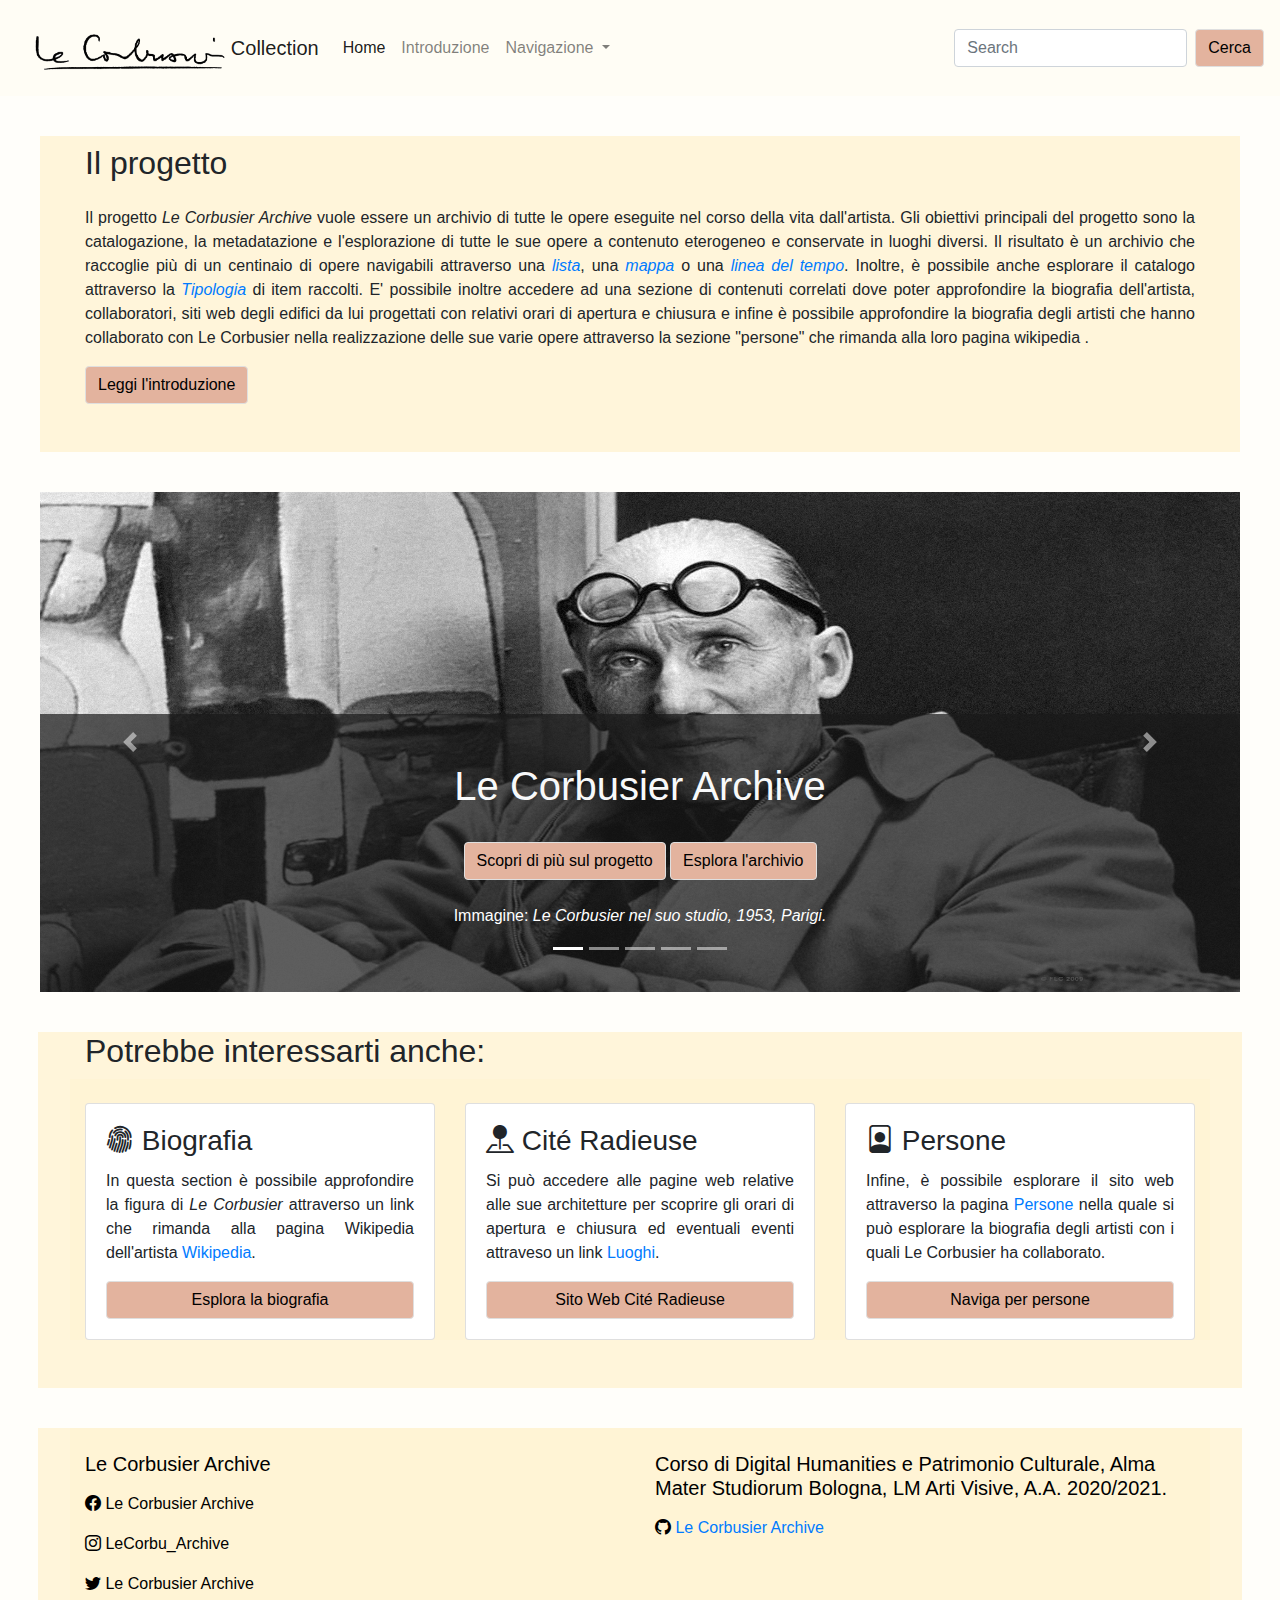
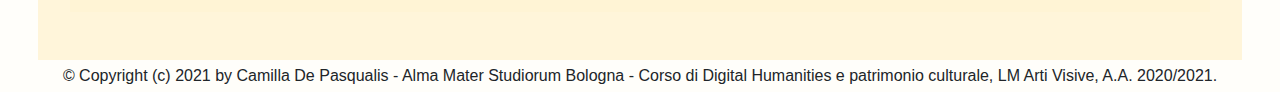
<file: index.html>
<!DOCTYPE html>
<html lang="it">
<head>
	<meta charset="utf-8">
    <!-- viewport -->
    <meta name="viewport" content="width=device-width, initial-scale=1, shrink-to-fit=no">
    <!-- metadati DC -->
    <meta name="DC.Title" content="Le Corbusier Archive">
    <meta name="DC.Creator" content="Camilla De Pasqualis">
    <meta name="DC.Subject" content="Le Corbusier">
    <meta name="DC.Description" content="Raccolta di tutte le opere dell'artista dai libri scritti fino alle architetture realizzate nel corso della sua vita">
    <meta name="DC.Publisher" content="Alma Mater Studiorum di Bologna">
    <meta name="DC.Contributor" content="Francesca Tomasi, Martina dello Buono">
    <meta name="DC.Date" content="30-09-2021/29-10-2021/01-11-2021">
    <meta name="DC.Type" content="Sito web">
    <meta name="DC.Format" content="HTML/CSS/JS">
    <link rel="DC.Identifier" href="https://www.CamillaDePasqualis.github.io/esame-dh/#">
    <meta name="DC.Source" content="https://www.w3schools.com, https://getbootstrap.com">
    <meta name="DC.Language" content="it">
    <meta name="DC.Relation" content="9788874625567">
    <link rel="DC.Coverage" href="http://vocab.getty.edu/tgn/7003127">
    <meta name="DC.Rights" content="https://creativecommons.org/share-your-work/)">
	<title>Le Corbusier Archive</title>
	   <!--TODO favicon -->
    <link rel="shortcut icon" href="img/favicon/favicon.ico" />
    <!-- bootstrap css -->
    <link rel="stylesheet" type="text/css" href="bootstrap/css/bootstrap.min.css">
     <!-- bootstrap icons -->
    <link rel="stylesheet" href="https://cdn.jsdelivr.net/npm/bootstrap-icons@1.6.1/font/bootstrap-icons.css">
    <!-- css -->
    <link rel="stylesheet" type="text/css" href="index.css">  
</head>
<body class="body">
  <nav class="navbar navbar-expand-lg navbar-light navbar-bg">
      <img src="immagini\lecorbusier.gif" height="80" alt="">
      <a class="navbar-brand" href="https://CamillaDePasqualis.github.io/esame-dh/#" title="Torna a Home">Collection</a>
    <button class="navbar-toggler" type="button" data-toggle="collapse" data-target="#navbarSupportedContent" aria-controls="navbarSupportedContent" aria-expanded="false" aria-label="Toggle navigation">
      <span class="navbar-toggler-icon"></span>
    </button>

    <div class="collapse navbar-collapse" id="navbarSupportedContent">
      <ul class="navbar-nav mr-auto">
        <li class="nav-item active">
          <a class="nav-link" href="#">Home <span class="sr-only">(current)</span></a>
        </li>
        <li class="nav-item">
          <a class="nav-link" href="#">Introduzione</a>
        </li>
        <li class="nav-item dropdown">
          <a class="nav-link dropdown-toggle" href="#" id="navbarDropdown" role="button" data-toggle="dropdown" aria-haspopup="true" aria-expanded="false">
            Navigazione
          </a>
          <div class="dropdown-menu" aria-labelledby="navbarDropdown">
            <a class="dropdown-item" href="lista.html">Lista</a>
            <a class="dropdown-item" href="#">Mappa</a>
            <a class="dropdown-item" href="#">Tipologia</a>
            <a class="dropdown-item" href="#">Linea del tempo</a>
            <div class="dropdown-divider"></div>
            <a class="dropdown-item" href="#">Potrebbe interessarti</a>
          </div>
        </li>
      </ul>
        <form class="form-inline my-2 my-lg-0">
            <input class="form-control mr-sm-2" type="search" placeholder="Search" aria-label="Search">
            <button class="btn btn-primary btn-blue my-2 my-sm-0" type="submit">Cerca</button>
        </form>
    </div>
  </nav>
 <!-- main -->
    <main class="pt-2 main" id="scopri-di-piu">
        <!-- progetto -->
        <section class="container-fluid pb-5 pt-5">
            <div class="container">
                <h2>Il progetto</h2>
                <p class="text-justify mt-4">Il progetto <em>Le Corbusier Archive</em> vuole essere un archivio di tutte le opere eseguite nel corso della vita dall'artista.
                    Gli obiettivi principali del progetto sono la catalogazione, la metadatazione e l'esplorazione di tutte le sue opere a contenuto eterogeneo e conservate in luoghi diversi.
                    Il risultato è un archivio che raccoglie più di un centinaio di opere navigabili attraverso una <em><a href="lista.html" target="_blank" class="link"
                            title="Vai alla sezione Lista">lista</a></em>, una <em><a href="#" class="link"
                            title="Vai alla sezione Mappa">mappa</a></em> o una
                    <em><a href="#" class="link" title="Vai alla sezione Date">linea del tempo</a></em>. Inoltre, è
                    possibile anche
                    esplorare il catalogo attraverso la<em><a href="#" class="link"
                            title=""> Tipologia</a></em>
                            <a>di item raccolti. E' possibile inoltre accedere ad una sezione di contenuti correlati dove poter approfondire la biografia dell'artista, collaboratori, siti web degli edifici da lui progettati con relativi orari di apertura e chiusura e infine è possibile approfondire la biografia degli artisti che hanno collaborato con Le Corbusier nella realizzazione delle sue varie opere attraverso la sezione "persone" che rimanda alla loro pagina wikipedia .</a>
                </p>
                <button type="button" class="btn btn-blue">Leggi l'introduzione</button>
            </div>
        </section>
        </main>
  <!-- bootstrap carousel -->
        <div id="carouselExampleCaptions" class="carousel carousel-home slide" data-ride="carousel">
            <ol class="carousel-indicators p-3">
                <li data-target="#carouselExampleCaptions" data-slide-to="0" class="active"></li>
                <li data-target="#carouselExampleCaptions" data-slide-to="1"></li>
                <li data-target="#carouselExampleCaptions" data-slide-to="2"></li>
                <li data-target="#carouselExampleCaptions" data-slide-to="3"></li>
                <li data-target="#carouselExampleCaptions" data-slide-to="4"></li>
            </ol>
            <div class="carousel-inner">
                <div class="carousel-item active">
                    <img src="immagini/lecorbu.jpg" class="d-block w-100 carousel-image index-carousel-images"
                        alt="">
                    <div class="carousel-caption d-none d-md-block p-5">
                        <h1 class="text-light">Le Corbusier Archive</h1>
                        <a href="#scopri-di-piu" class="btn btn-blue mt-4" title="Scopri di più">Scopri di più sul progetto</a>
                        <a href="lista.html" class="btn btn-light mt-4" title="Esplora l'archivio">Esplora l'archivio</a>
                        <!-- aggiungi informazioni precise, magari in un tooltip -->
                        <!-- didascalia immagine -->
                        <p class="img-caption mt-4">Immagine: <em>Le Corbusier nel suo studio, 1953, Parigi.</em></p>
                    </div>
                </div>
                <div class="carousel-item">
                    <img src="immagini/notredame.jpg" class="d-block w-100 carousel-image index-carousel-images"
                        alt="">
                    <div class="carousel-caption d-none d-md-block p-5">
                        <h1>Lista</h1>
                        <p>Gli oggetti raccolti nell'archivio sono esplorabili nella modalità in lista.</p>
                        <button type="button" class="btn btn-blue">Esplora l'archivio attraverso la Lista</button>
                        <!-- didascalia immagine -->
                        <p class="img-caption mt-4">Immagine: <em>Charles-&eacute;douard Jeanneret-Gris, Schizzo dell'Acropoli, Carnet del Voyage d’Orient, Atene, 1911.</em></p>
                    </div>
                </div>
                <div class="carousel-item">
                    <img src="immagini/planvoisin.jpg" class="d-block w-100 carousel-image index-carousel-images" 
                        alt="">
                    <div class="carousel-caption d-none d-md-block p-5">
                        <h1>Mappa</h1>
                        <p>Esplora l'archivio attraverso la mappa.</p>
                        <button type="button" class="btn btn-blue">Esplora l'archivio per mappa</button>
                        <!-- didascalia immagine -->
                        <p class="img-caption mt-4">Immagine: <em>Modello del Plan Voisin mostrato al Padiglione dell'Esprit Nouveau,Le Corbusier, 1925, Parigi.</em></p>
                    </div>
                </div>
                <div class="carousel-item">
                    <img src="immagini/sedia.jpg" class="d-block w-100 carousel-image index-carousel-images"
                        alt="">
                    <div class="carousel-caption d-none d-md-block p-5">
                        <h1>Tipologia</h1>
                        <p>Esplora l'archivio a seconda della tipologia di item.</p>
                        <button type="button" class="btn btn-blue">Esplora l'archivio per tipologia</button>
                        <!-- didascalia immagine -->
                        <p class="img-caption mt-4">Immagine: <em>Charlotte Perriand sur la Chaise Longue Basculante, Le Corbusier-Jeanneret-Perriand, Parigi, 1928.</em></p>
                    </div>
                </div>
                <div class="carousel-item">
                    <img src="immagini\carpenter-centre.jpg" class="d-block w-100 carousel-image index-carousel-images"
                        alt="">
                    <div class="carousel-caption d-none d-md-block p-5">
                        <h1>Linea del tempo</h1>
                        <p>Esplora l'archivio attraverso una linea del tempo.</p>
                        <button type="button" class="btn btn-blue">Esplora l'archivio per linea del tempo</button>
                        <!-- didascalia immagine -->
                        <p class="img-caption mt-4">Immagine: <em>Le Corbusier, Carpenter Center for the Visual Arts, Cambridge-Massachusetts, 1963.</em></p>
                    </div>
                </div>
            </div>
            <a class="carousel-control-prev" href="#carouselExampleCaptions" role="button" data-slide="prev"
                title="Avanti">
                <span class="carousel-control-prev-icon" aria-hidden="true"></span>
                <span class="sr-only">Previous</span>
            </a>
            <a class="carousel-control-next" href="#carouselExampleCaptions" role="button" data-slide="next"
                title="Indietro">
                <span class="carousel-control-next-icon" aria-hidden="true"></span>
                <span class="sr-only">Next</span>
            </a>
        </div>
        <section class="container-fluid background-section pb-5 pt-5">
            <div class="container">
                <h2>Potrebbe interessarti anche:</h2>
                <div class="row">
                    <div class="col-md-4 mt-4">
                        <div class="card card-tool">
                            <div class="card-body text-justify">
                                <h3 class="card-title"><i class="bi bi-fingerprint"></i> Biografia</h3>
                                <p class="card-text">In questa section è possibile approfondire la figura di <em>Le Corbusier</em> attraverso un link che rimanda alla pagina Wikipedia dell'artista <a href="https://it.wikipedia.org/wiki/Le_Corbusier#Biografia" class="link" title="Collegamento esterno a Wikipedia">Wikipedia</a>.
                                </p>
                                    <!-- target="_blank apre il link in una nuova scheda-->
                                <a target="_blank" href="https://it.wikipedia.org/wiki/Le_Corbusier#Biografia" class="btn btn-card" title="Collegamento esterno a Wikipedia">Esplora la biografia</a>
                            </div>
                        </div>
                    </div>
                    <div class="col-md-4 mt-4">
                        <div class="card card-tool">
                            <div class="card-body text-justify">
                              <!-- &eacute serve per mettere la é in una codifica universale-->
                                <h3 class="card-title"><i class="bi bi-pin-map-fill"></i> Cit&eacute; Radieuse</h3>
                                <p class="card-text">Si può accedere alle pagine web relative alle sue architetture per scoprire gli orari di apertura e chiusura ed eventuali eventi attraveso un link <a href="https://citeradieuse-marseille.com/" target="_blank" class="link" title="Collegamento esterno al sito web">Luoghi</a>.</p>
                                <a href="https://citeradieuse-marseille.com/" target="_blank" class="btn btn-card" title="Vai al sito web">Sito Web Cit&eacute; Radieuse</a>
                            </div>
                        </div>
                    </div>
                    <div class="col-md-4 mt-4">
                        <div class="card card-tool">
                            <div class="card-body text-justify">
                                <h3 class="card-title"><i class="bi bi-file-person"></i> Persone</h3>
                                <p class="card-text">Infine, è possibile esplorare il sito web attraverso la pagina <a href="#">Persone</a> nella quale si può esplorare la biografia degli artisti con i quali Le Corbusier ha collaborato.</p>
                                <a href="#" target="_blank" class="btn btn-card" title="Vai alla pagina persone">Naviga per persone</a>
                            </div>
                        </div>
                    </div>
                </div>
            </div>
        </section>
        <footer>
        <!-- informazioni secondarie -->
        <div class="container-fluid background-footer pb-5 pt-5">
            <div class="container">
                <div class="row">
                    <div class="col-md-6 mt-4">
                        <h5 class="text-justify">Le Corbusier Archive</h5>
                        <ul class="mt-3 pl-0"><i class="bi bi-facebook"></i> Le Corbusier Archive</ul>
                        <ul class="mt-3 pl-0"><i class="bi bi-instagram"></i> LeCorbu_Archive</ul>
                        <ul class="mt-3 pl-0"><i class="bi bi-twitter"></i> Le Corbusier Archive</ul>
                    </div>
                    <div class="col-md-6 mt-4">
                        <h5>Corso di Digital Humanities e Patrimonio Culturale, Alma Mater Studiorum Bologna, LM Arti Visive, A.A. 2020/2021.</h5>
                        <ul class="mt-3 pl-0"><i class="bi bi-github"></i> <a href="https://github.com/CamillaDePasqualis/esame-dh">Le Corbusier Archive </a></ul>
                    </div>
                </div>
            </div>
        </div>
        <!-- copyright -->
        <div class="container-fluid background-gray">
            <p class="mb-0 pb-1 pt-1 text-center">© Copyright (c) 2021 by Camilla De Pasqualis - Alma Mater Studiorum Bologna - Corso di Digital Humanities e patrimonio culturale, LM Arti Visive, A.A. 2020/2021.</p>
        </div>
    </footer>

  <!-- script sempre prima della chiusura del body -->
  <!-- jquery -->
  <!-- se si intende utilizzare bootstrap è sempre necessario includere prima una libreria di JavaScript chiamata jQuery -->
  <script src="https://code.jquery.com/jquery-3.6.0.slim.min.js"
      integrity="sha256-u7e5khyithlIdTpu22PHhENmPcRdFiHRjhAuHcs05RI=" crossorigin="anonymous"></script>
  <!-- bootstrap js -->
  <script src="bootstrap/js/bootstrap.bundle.min.js"></script>
  <script>
        $(function () {
    $('[data-toggle="tooltip"]').tooltip()
  })
  </script>
  <script>
        $(function () {
    $('[data-toggle="popover"]').popover()
  })
  </script>
</body>
</html>
</file>
<file: index.css>
/* quando è un tag html e non una class non si mette il punto */
.body {
  background-color: #ffc10705;
}
.navbar-bg {
  background-color: #ffc10705;
}
.background-section { 
  background-color: #fff5da;
  margin: 0 auto;
  width: 94%;
}
.carousel-caption {
    background-color: rgba(26, 26, 26, .7);
    left: 0;
    right: 0;
    width: 100%; bottom: 0px;

}
/* # si usa quando è un id */
#carouselExampleCaptions {
  margin: 40px;
}
.main {
  margin: 40px;

  background-color: #fff5da;
}
/* vh è un'unità di misura responsiva, 100vh è tutto lo schermo in altezza */
.btn-card {
  width: 100%;
  bottom: 0;

}
.btn, #search-btn {
  background-color: #e3b39e;
  font-weight: 500;
  color: black !important;
  border: 1px solid #dfdfdf !important;
}
.background-footer {
  background-color: #fff5da;
  margin: 0 auto;
  margin-top: 40px;
  width: 94%;
  /* !important serve a ignorare le regole che sovrascrivono quella specificata */
  color: black !important;
}
.background-footer li {
  /* per togliere i pallini dall'elenco */
  list-style-type: none;
}
.navbar {
  background-color: #ffc10705;
}

.row {
  background-color: #ffc10705;
}
.col-md-12 {
  background-color: #fff5da;
}
.col-md-12 pb-4 pt-4 {
  background-color: #fff5da;;
}
#header-lista{
  background-color: #fffcf5;
}
aside .card:hover, .card-tool:hover, .card-item:hover, .card-related-item:hover, #search-btn:hover {
  box-shadow: 0px 5px 40px -10px rgba(122, 144, 173, .9);
  -webkit-box-shadow: 0px 5px 40px -10px rgba(38, 44, 52, .9); 
  -moz-box-shadow: 0px 5px 40px -10px rgba(38, 44, 52, .9);
}

/*Btn pressend and hover*/
.btn:hover,.btn:active, .btn:focus {
  background-color: #7f7a6d !important;
  border-color: #7f7a6d !important;
  color: white !important;
  box-shadow: 0 0 0 0.2rem rgb(129 129 129 / 50%) !important;
}
#toggle-opere{
  background-color: #f4e0d7;
  border-color: #f4e0d7;
}

#toggle-luoghi{
  background-color:#d99373;
  border-color: #d99373;
}

.dropdown-toggle {
  width: 100%;
}
.carousel-item img {
  height: 500px;
  width: auto !important;
}
.pt-5, .py-5 {
    padding-top: 0 !important;
}
.text-gray {
  color: #bdb9b9;
}

/* breadcrumbs */
.breadcrumbs > ul > li {
  color: rgba(0, 0, 0, .5); 
  display: inline; 
  font-size: .9em;
}
/* ::after indica che dopo ogni elemento con le classi/attributi indicati bisogna inserire il contenuto riportato dalla proprietà content */
.breadcrumbs li:not(:last-child)::after {
  content: " >";
}
.share button{
  width: 100%;
}
.card-item img {
  height: 400px;
}
.card-item .btn {
  width: 100%;
}
.card-item > .card-body > .card-metadata {
  height: 270px;
}
.card-metadata > h4 {
  font-size: 1.2em;
}
.carousel-control-next, .carousel-control-prev {
  z-index: 10000;
}

img.index-carousel-images {
  width: 100% !important;
}
.card-img-top {
  height: 200px;
}
.card-related-item .card-body {
  height: 300px;
}

.card-related-item .card-body .card-text {
  height: 150px;
}
.card-related-item .card-body h4{
  height: 50px;
}
.card-header, #card-header-persona {
  background-color: #fff5da;
}
</file>
